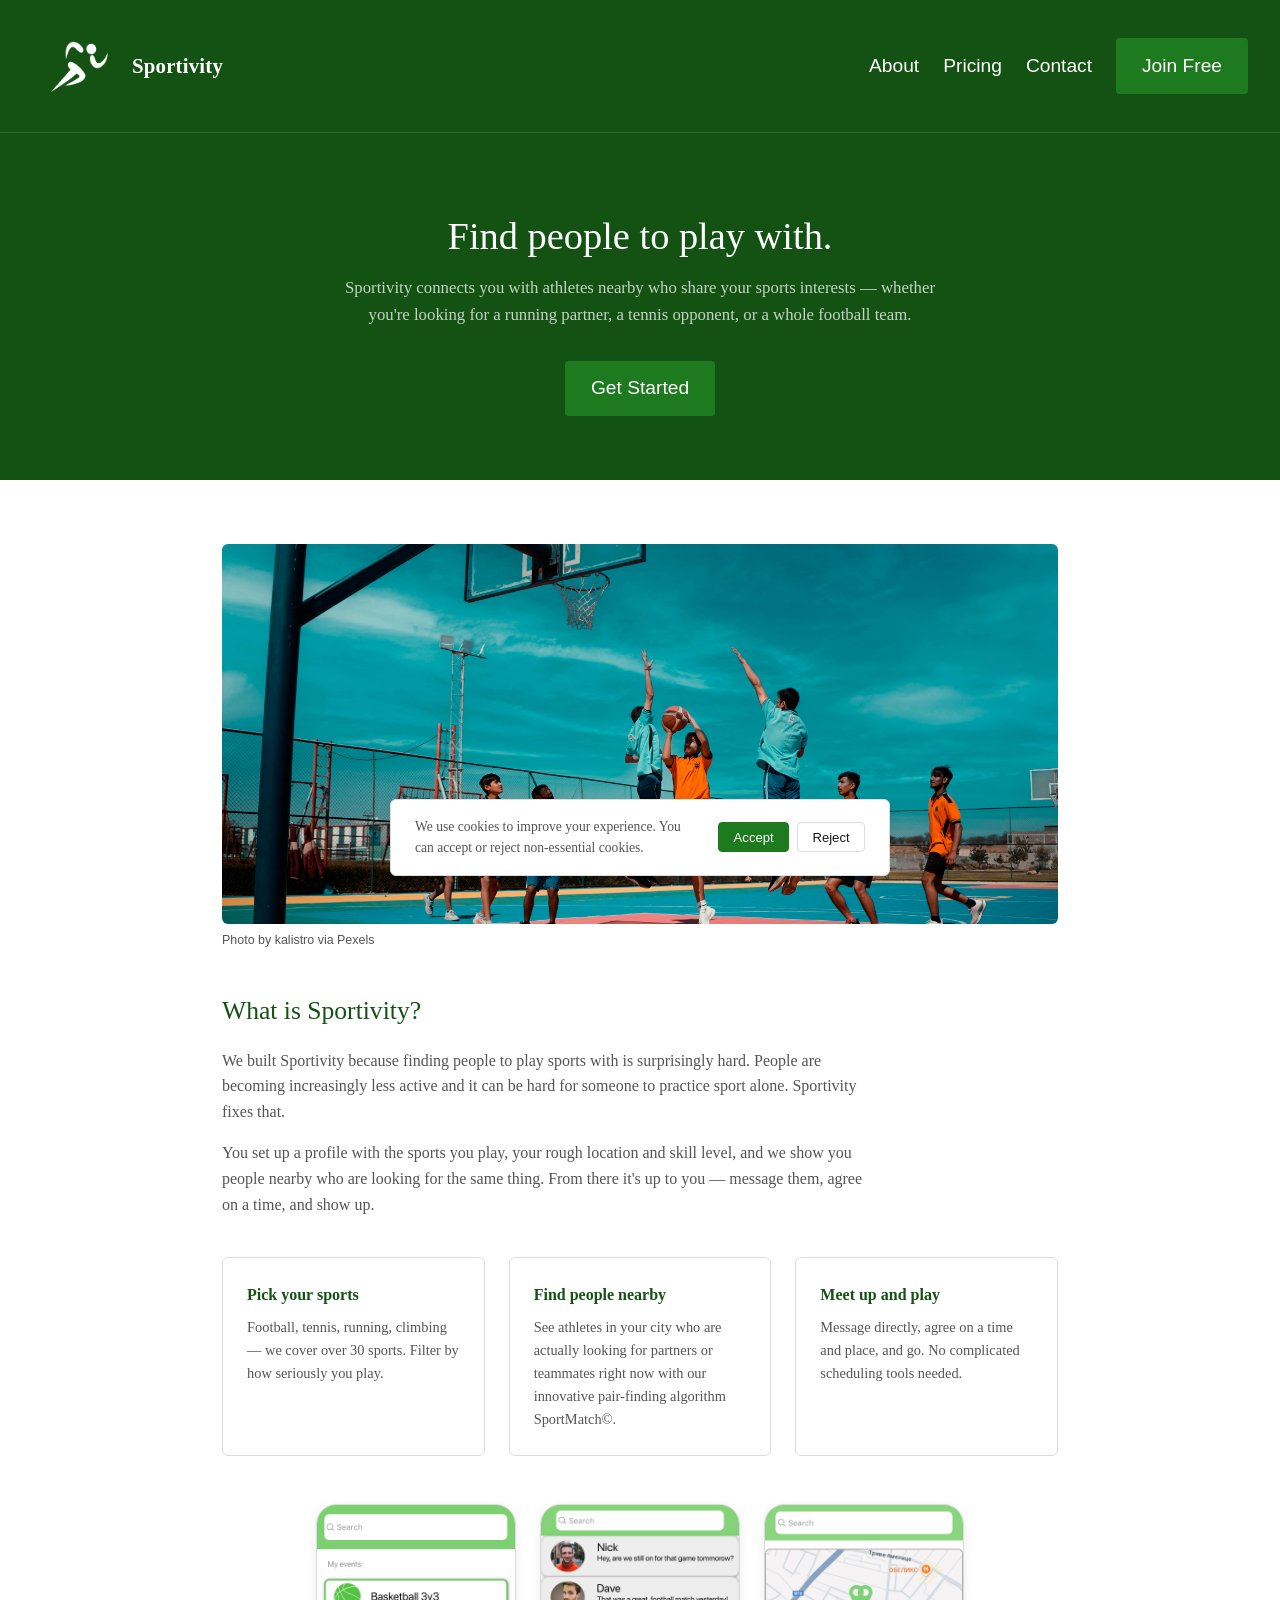
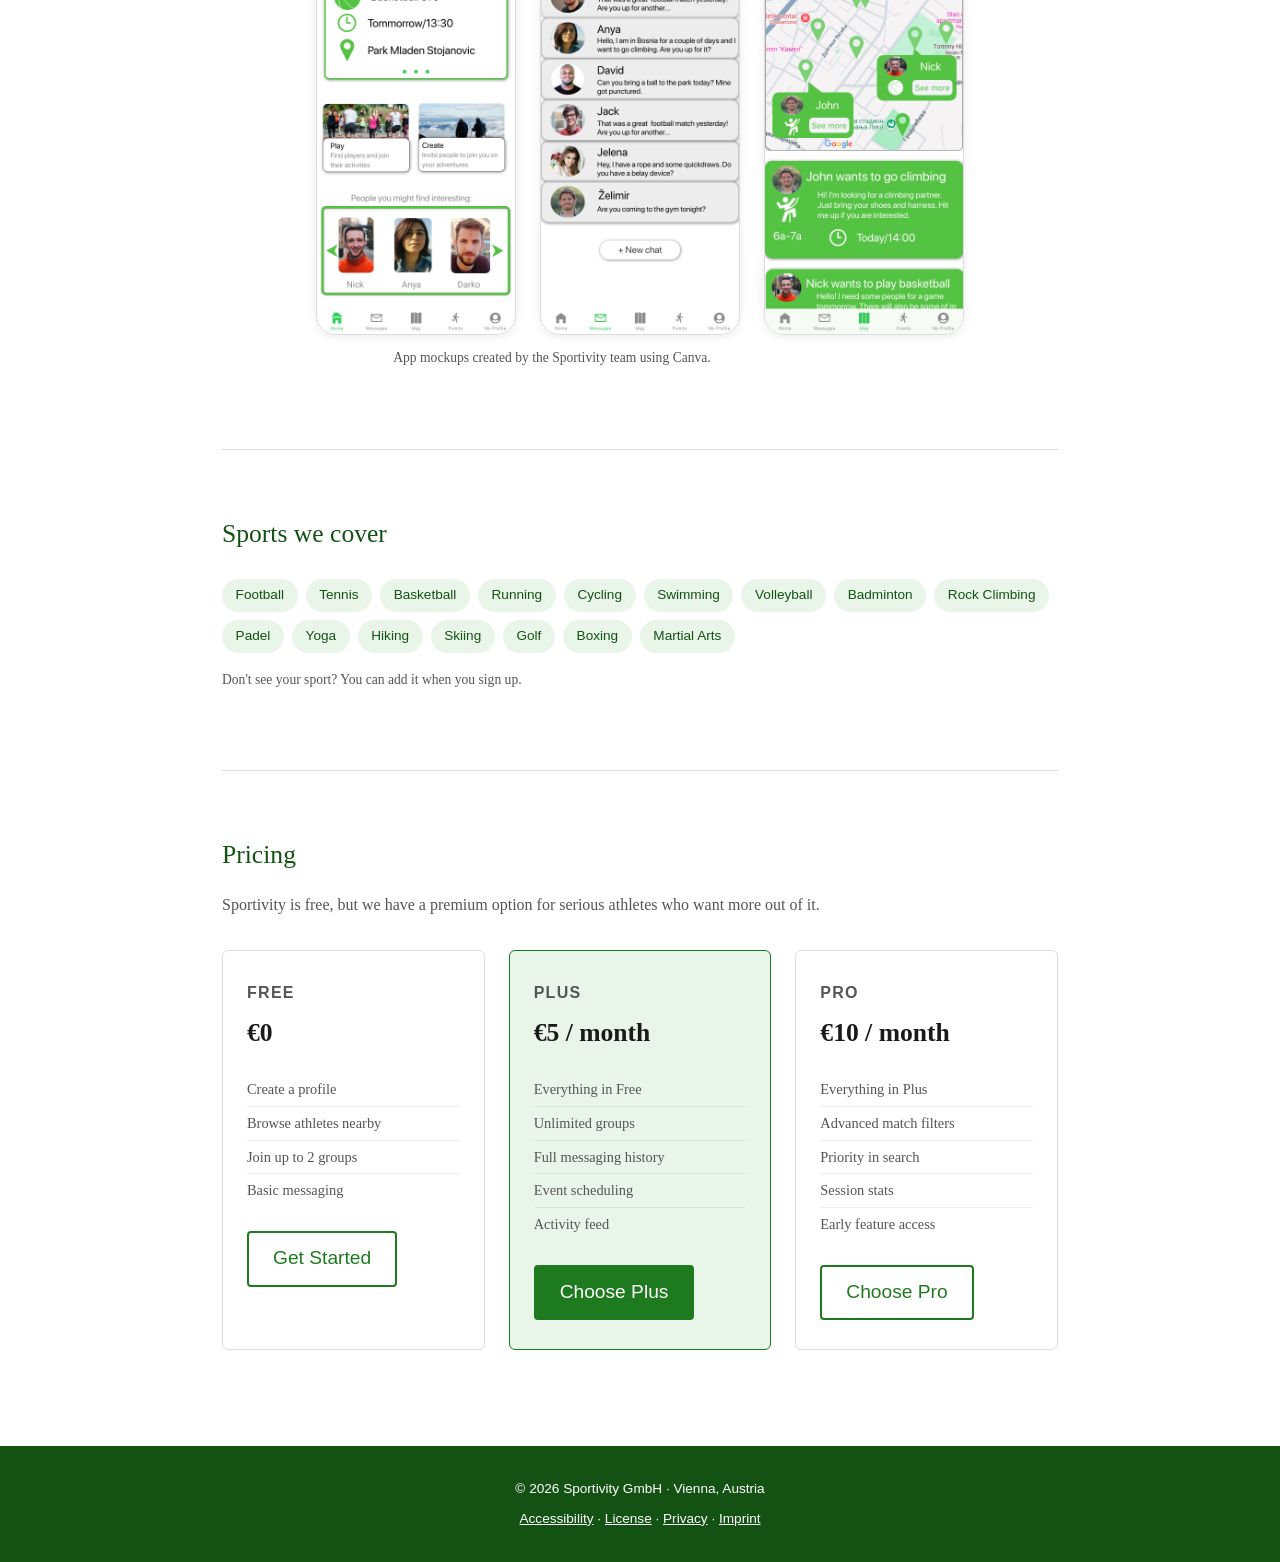
<file: index.html>
<!DOCTYPE html>
<html lang="en">
<head>
  <meta charset="UTF-8" />
  <meta name="viewport" content="width=device-width, initial-scale=1" />
  <title>Sportivity – Find People to Play With</title>
  <link rel="stylesheet" href="styles.css" />
</head>

<body>

  <header>

    <nav>
      <a href="index.html" class="logo"><img src="logo.png" alt="Sportivity logo" class="logo-img" />Sportivity</a>
      <div class="nav-links">
        <a href="about.html">About</a>
        <a href="#pricing">Pricing</a>
        <a href="contact.html">Contact</a>
        <a href="index.html" class="btn" id="Join">Join Free</a>
      </div>
    </nav>

    <div class="hero">
      <h1>Find people to play with.</h1>
      <p>Sportivity connects you with athletes nearby who share your sports interests — whether you're looking for a running partner, a tennis opponent, or a whole football team.</p>
      <a href="index.html" class="btn">Get Started</a>
    </div>

  </header>

  <main>

    <section id="about">

      <figure class="hero-photo">

        <img src="pexels-kalistro666-31091356.jpg" alt="Young athletes playing basketball on an outdoor court" />
        <figcaption>Photo by <a href="https://www.pexels.com" target="_blank">kalistro</a> via Pexels</figcaption>

      </figure>

      <h2>What is Sportivity?</h2>
      <p>We built Sportivity because finding people to play sports with is surprisingly hard. People are becoming increasingly less active and it can be hard for someone to practice sport alone. Sportivity fixes that.</p>
      <p>You set up a profile with the sports you play, your rough location and skill level, and we show you people nearby who are looking for the same thing. From there it's up to you — message them, agree on a time, and show up.</p>

      <div class="cards">

        <div class="card">
          <h3>Pick your sports</h3>
          <p>Football, tennis, running, climbing — we cover over 30 sports. Filter by how seriously you play.</p>
        </div>

        <div class="card">
          <h3>Find people nearby</h3>
          <p>See athletes in your city who are actually looking for partners or teammates right now with our innovative pair-finding algorithm SportMatch©.
          </p>
        </div>

        <div class="card">
          <h3>Meet up and play</h3>
          <p>Message directly, agree on a time and place, and go. No complicated scheduling tools needed.</p>
        </div>

      </div>

      <div class="mockups">

        <figure class="mockup-frame">
          <img src="1.1-Screen 1.png" alt="Sportivity app home screen showing upcoming events and suggested players" />
        </figure>
        <figure class="mockup-frame">
          <img src="2.1-Screen 2.png" alt="Sportivity app messages screen showing conversations with other athletes" />
        </figure>
        <figure class="mockup-frame">
          <img src="3.1-Screen 3.png" alt="Sportivity app map screen showing nearby athletes and their activities" />
        </figure>
      </div>

      <p class="small mockup-credit">App mockups created by the Sportivity team using <a href="https://canva.com" target="_blank">Canva</a>.</p>

    </section>

    <section class="sports-list">
      <h2>Sports we cover</h2>
      <ul>
        <li>Football</li>
        <li>Tennis</li>
        <li>Basketball</li>
        <li>Running</li>
        <li>Cycling</li>
        <li>Swimming</li>
        <li>Volleyball</li>
        <li>Badminton</li>
        <li>Rock Climbing</li>
        <li>Padel</li>
        <li>Yoga</li>
        <li>Hiking</li>
        <li>Skiing</li>
        <li>Golf</li>
        <li>Boxing</li>
        <li>Martial Arts</li>
      </ul>
      <p class="small">Don't see your sport? You can add it when you sign up.</p>
    </section>

    <section id="pricing">
      <h2>Pricing</h2>
      <p>Sportivity is free, but we have a premium option for serious athletes who want more out of it.</p>

      <div class="pricing-grid">
        <div class="plan">
          <h3>Free</h3>
          <p class="price">€0</p>
          <ul>
            <li>Create a profile</li>
            <li>Browse athletes nearby</li>
            <li>Join up to 2 groups</li>
            <li>Basic messaging</li>
          </ul>
          <a class="btn outline">Get Started</a>
        </div>

        <div class="plan featured">
          <h3>Plus</h3>
          <p class="price">€5 / month</p>
          <ul>
            <li>Everything in Free</li>
            <li>Unlimited groups</li>
            <li>Full messaging history</li>
            <li>Event scheduling</li>
            <li>Activity feed</li>
          </ul>
          <a class="btn">Choose Plus</a>
        </div>

        <div class="plan">
          <h3>Pro</h3>
          <p class="price">€10 / month</p>
          <ul>
            <li>Everything in Plus</li>
            <li>Advanced match filters</li>
            <li>Priority in search</li>
            <li>Session stats</li>
            <li>Early feature access</li>
          </ul>
          <a class="btn outline">Choose Pro</a>
        </div>
      </div>
    </section>

  </main>

  <div id="cookie-banner" class="cookie-banner">
    <p>We use cookies to improve your experience. You can accept or reject non-essential cookies.</p>
    <div>
      <button onclick="document.getElementById('cookie-banner').style.display='none'">Accept</button>
      <button class="secondary" onclick="document.getElementById('cookie-banner').style.display='none'">Reject</button>
    </div>
  </div>

  <footer>
    <p>© 2026 Sportivity GmbH · Vienna, Austria</p>
    <p>
      <a href="accessibility.html">Accessibility</a> ·
      <a href="license.html">License</a> ·
      <a href="privacy.html">Privacy</a> ·
      <a href="imprint.html">Imprint</a>
    </p>
  </footer>

</body>
</html>
</file>
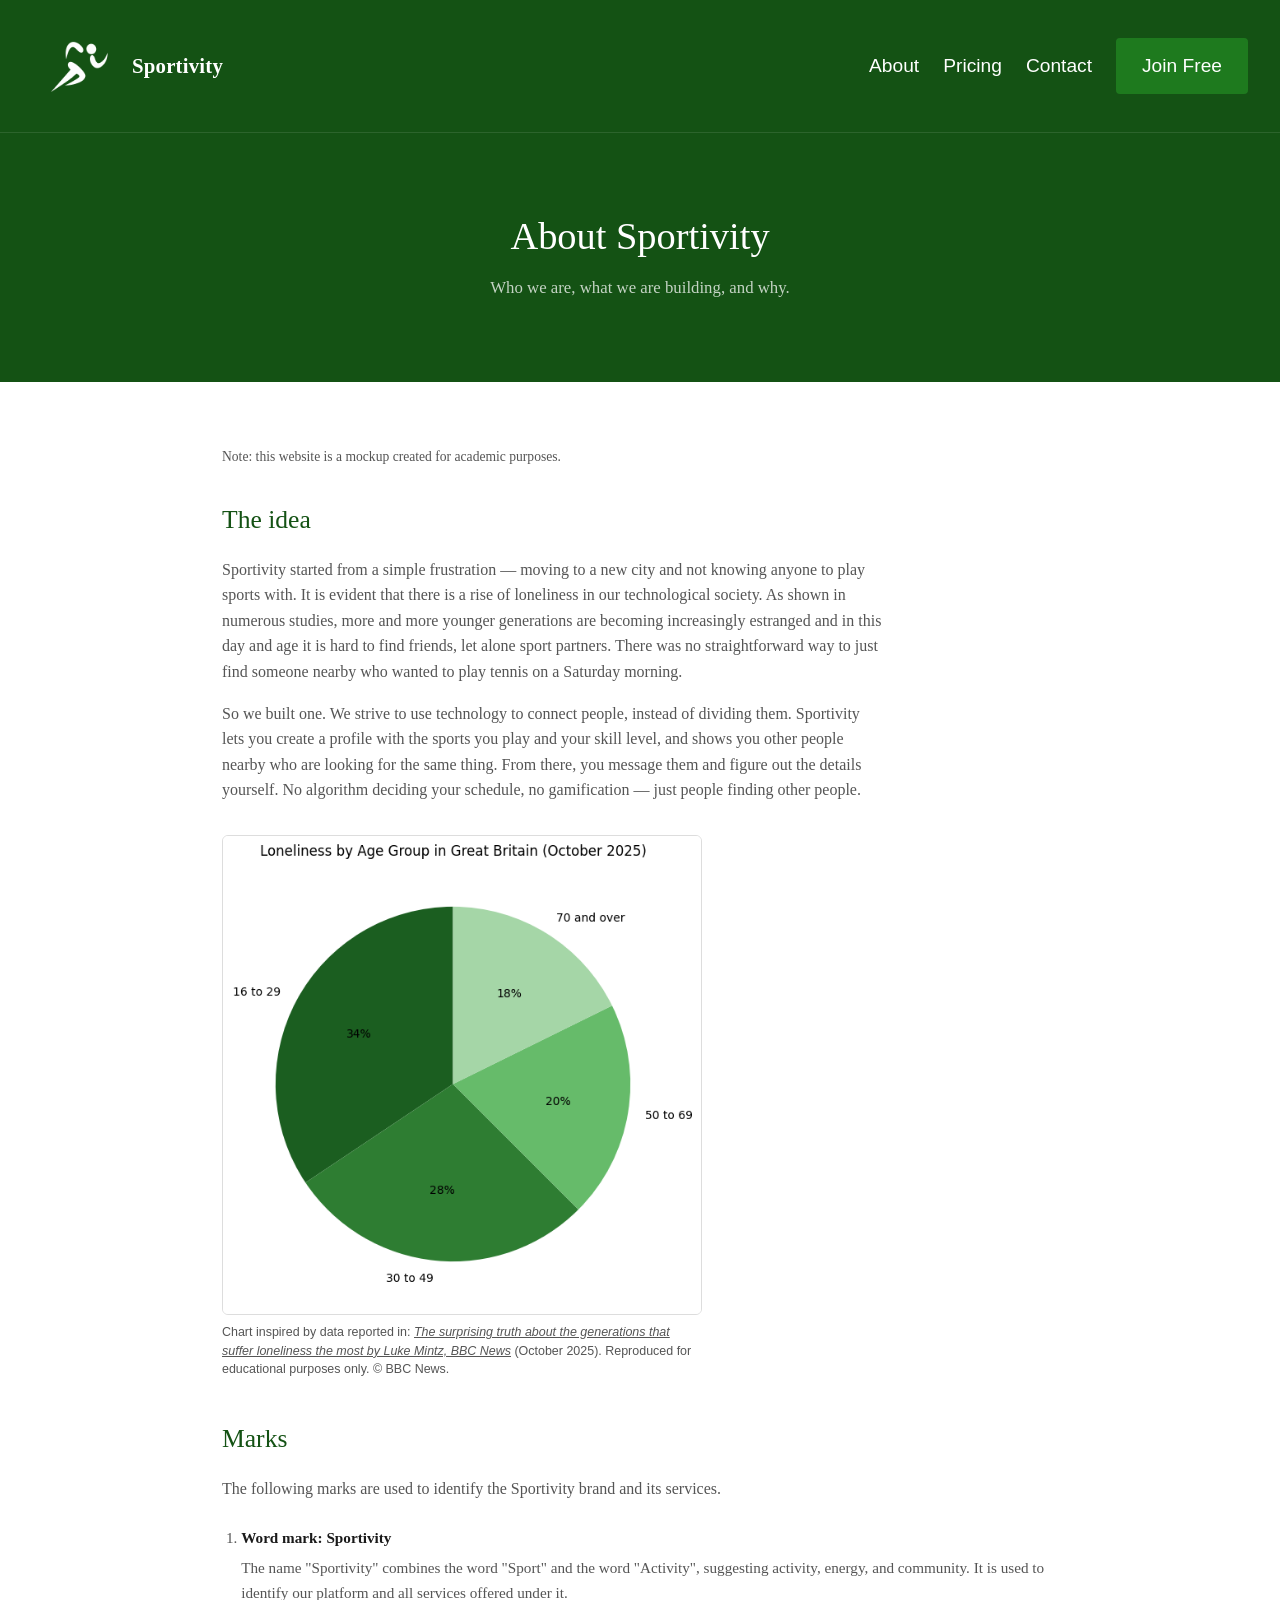
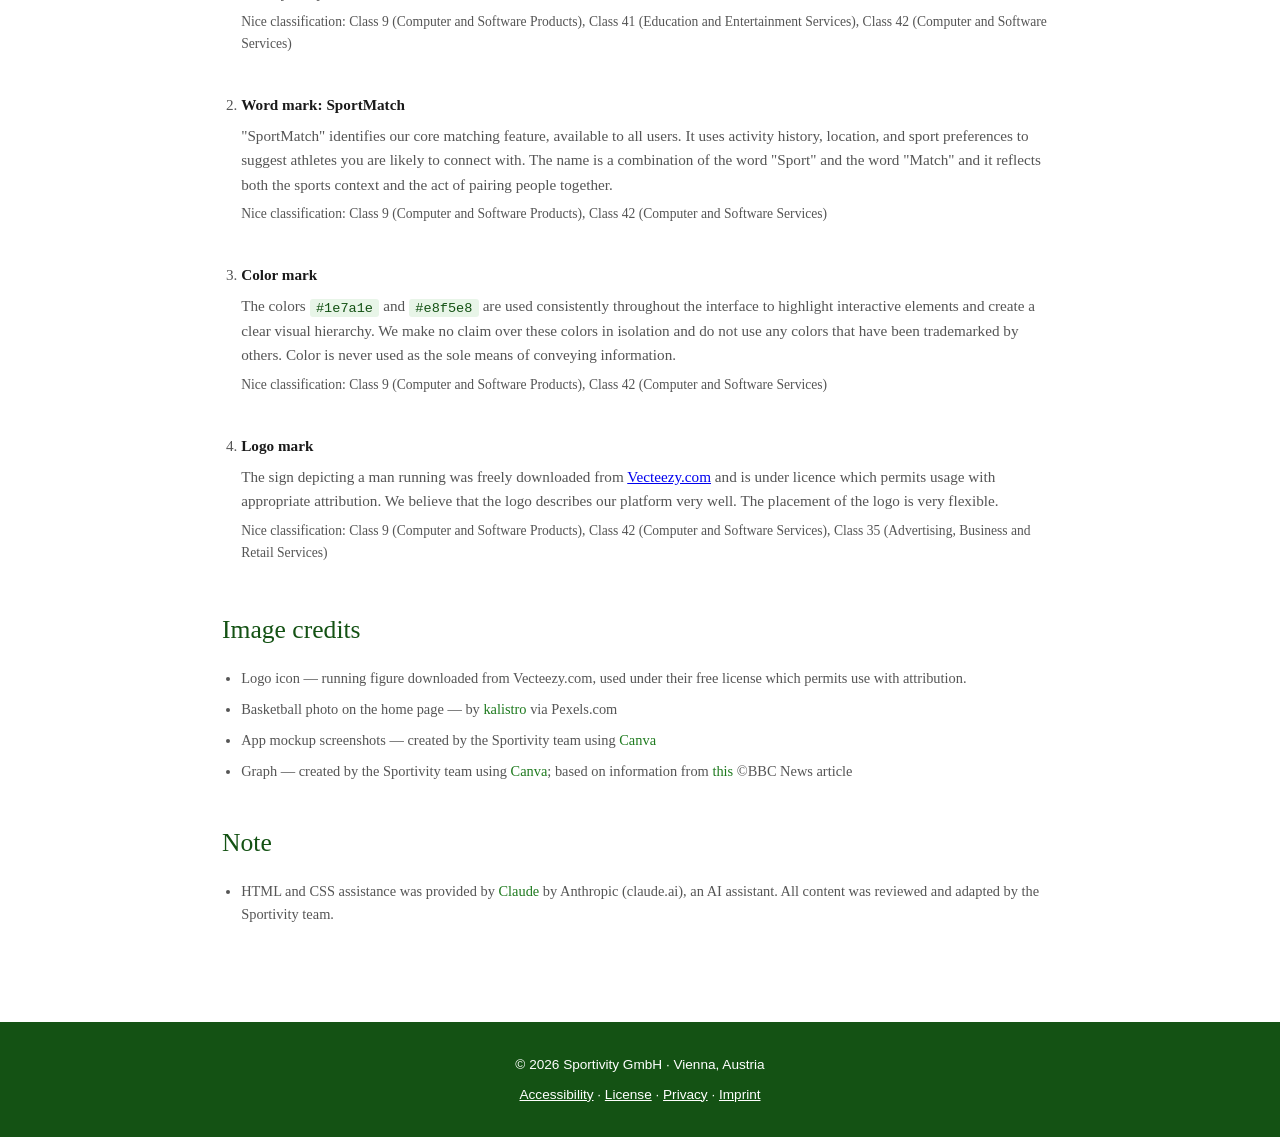
<file: about.html>
<!DOCTYPE html>
<html lang="en">
<head>
  <meta charset="UTF-8" />
  <meta name="viewport" content="width=device-width, initial-scale=1" />
  <title>About – Sportivity</title>
  <link rel="stylesheet" href="styles.css" />
</head>

<body>

  <header>
    <nav>
      <a href="index.html" class="logo"><img src="logo.png" alt="Sportivity logo" class="logo-img" />Sportivity</a>
      <div class="nav-links">
        <a href="about.html">About</a>
        <a href="index.html#pricing">Pricing</a>
        <a href="contact.html">Contact</a>
        <a href="index.html" class="btn">Join Free</a>
      </div>
    </nav>

    <div class="hero" style="padding-bottom: 3rem;">
      <h1>About Sportivity</h1>
      <p>Who we are, what we are building, and why.</p>
    </div>
  </header>

  <main>

    <section>
      <p class="small" style="margin-bottom: 2rem;">Note: this website is a mockup created for academic purposes.</p>

      <h2>The idea</h2>
      <p>Sportivity started from a simple frustration — moving to a new city and not knowing anyone to play sports with. It is evident that there is a rise of loneliness in our technological society. As shown in numerous studies, more and more younger generations are becoming increasingly estranged and in this day and age it is hard to find friends, let alone sport partners. There was no straightforward way to just find someone nearby who wanted to play tennis on a Saturday morning.</p>
      <p>So we built one. We strive to use technology to connect people, instead of dividing them. Sportivity lets you create a profile with the sports you play and your skill level, and shows you other people nearby who are looking for the same thing. From there, you message them and figure out the details yourself. No algorithm deciding your schedule, no gamification — just people finding other people.
      </p>
      <figure class="chart-figure">
          <img src="pie_chart.png" alt="Pie chart showing loneliness by age group in Great Britain, October 2025. 16 to 29 year olds account for 34%, 30 to 49 for 28%, 50 to 69 for 20%, and 70 and over for 18%." />
        <figcaption>
          Chart inspired by data reported in: <u><a href="https://www.bbc.com/news/articles/cn0kz1wpnq5o" target="_blank" rel="noopener noreferrer"><em>The surprising truth about the generations that suffer loneliness the most by Luke Mintz, BBC News</em></a></u> (October 2025).
          Reproduced for educational purposes only. © BBC News.
        </figcaption>
      </figure>

      <h2 style="margin-top: 2.5rem;">Marks</h2>
      <p>The following marks are used to identify the Sportivity brand and its services.</p>

      <ol class="marks-list">

        <li>
          <strong>Word mark: Sportivity</strong>
          <p>The name "Sportivity" combines the word "Sport" and the word "Activity", suggesting activity, energy, and community. It is used to identify our platform and all services offered under it.</p>
          <p class="small">Nice classification: Class 9 (Computer and Software Products), Class 41 (Education and Entertainment Services), Class 42 (Computer and Software Services)</p>
        </li>

        <li id="sportmatch">
          <strong>Word mark: SportMatch</strong>
          <p>"SportMatch" identifies our core matching feature, available to all users. It uses activity history, location, and sport preferences to suggest athletes you are likely to connect with. The name is a combination of the word "Sport" and the word "Match" and it reflects both the sports context and the act of pairing people together.</p>
          <p class="small">Nice classification: Class 9 (Computer and Software Products), Class 42 (Computer and Software Services)</p>
        </li>

        <li>
          <strong>Color mark</strong>
          <p>The colors <code>#1e7a1e</code> and <code>#e8f5e8</code> are used consistently throughout the interface to highlight interactive elements and create a clear visual hierarchy. We make no claim over these colors in isolation and do not use any colors that have been trademarked by others. Color is never used as the sole means of conveying information.</p>
          <p class="small">Nice classification: Class 9 (Computer and Software Products), Class 42 (Computer and Software Services)</p>
        </li>

        <li>
          <strong>Logo mark</strong>
          <p>The sign depicting a man running was freely downloaded from <a href="https://www.vecteezy.com">Vecteezy.com</a> and is under licence which permits usage with appropriate attribution. We believe that the logo describes our platform very well. The placement of the logo is very flexible.</p>
          <p class="small">Nice classification: Class 9 (Computer and Software Products), Class 42 (Computer and Software Services), Class 35 (Advertising, Business and Retail Services)</p>
        </li>

      </ol>

      <h2 style="margin-top: 2.5rem;">Image credits</h2>
      <ul class="credits-list">
        <li>Logo icon — running figure downloaded from Vecteezy.com, used under their free license which permits use with attribution.</li>
        <li>Basketball photo on the home page — by <a href="https://www.pexels.com/@kalistro666" target="_blank">kalistro</a> via Pexels.com</li>
        <li>App mockup screenshots — created by the Sportivity team using <a href="https://canva.com" target="_blank">Canva</a></li>
        <li>Graph — created by the Sportivity team using <a href="https://canva.com" target="_blank">Canva</a>; based on information from <a href="https://www.bbc.com/news/articles/cn0kz1wpnq5o">this</a> ©BBC News article</li>
      </ul>

      <h2 style="margin-top: 2.5rem;">Note</h2>
      <ul class="credits-list">
        <li>HTML and CSS assistance was provided by <a href="https://claude.ai" target="_blank" rel="noopener noreferrer">Claude</a> by Anthropic (claude.ai), an AI assistant. All content was reviewed and adapted by the Sportivity team.</li>
      </ul>

    </section>

  </main>

  <footer>
    <p>© 2026 Sportivity GmbH · Vienna, Austria</p>
    <p>
      <a href="accessibility.html">Accessibility</a> ·
      <a href="license.html">License</a> ·
      <a href="privacy.html">Privacy</a> ·
      <a href="imprint.html">Imprint</a>
    </p>
  </footer>

</body>
</html>
</file>
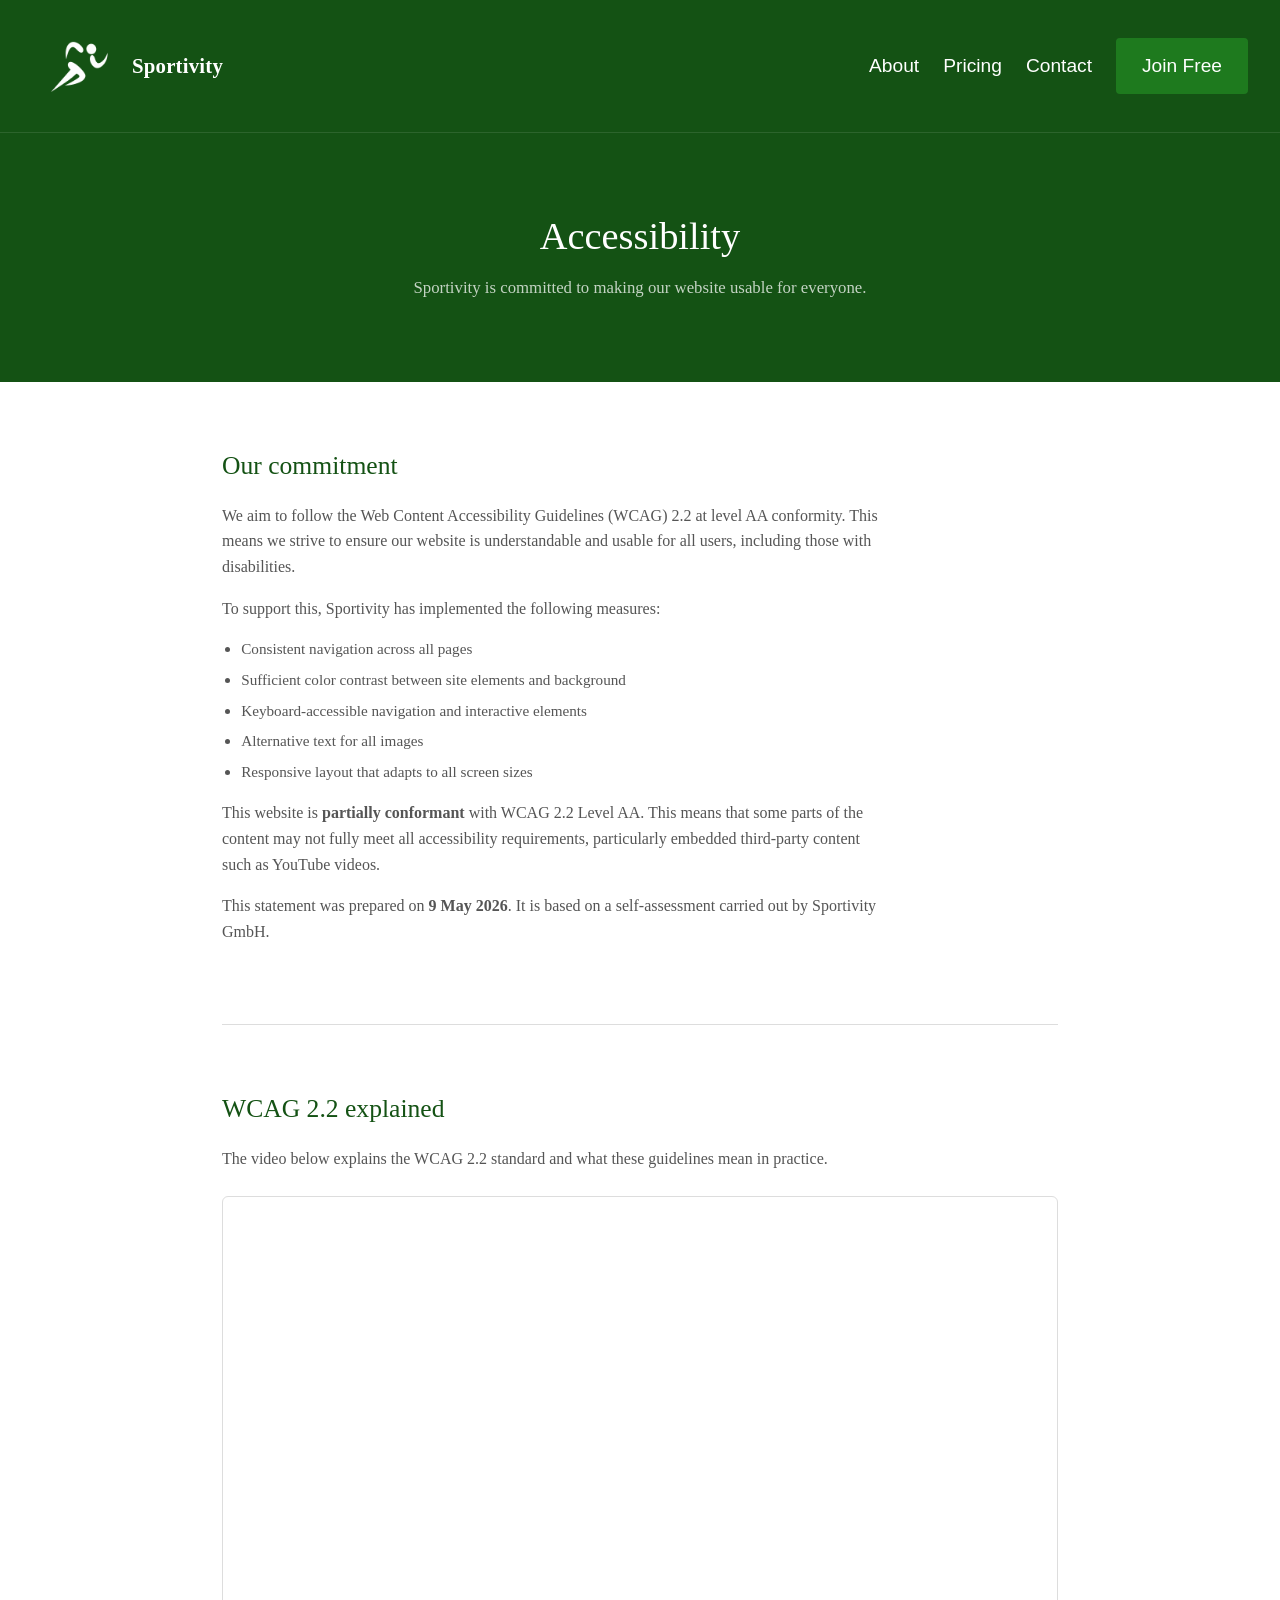
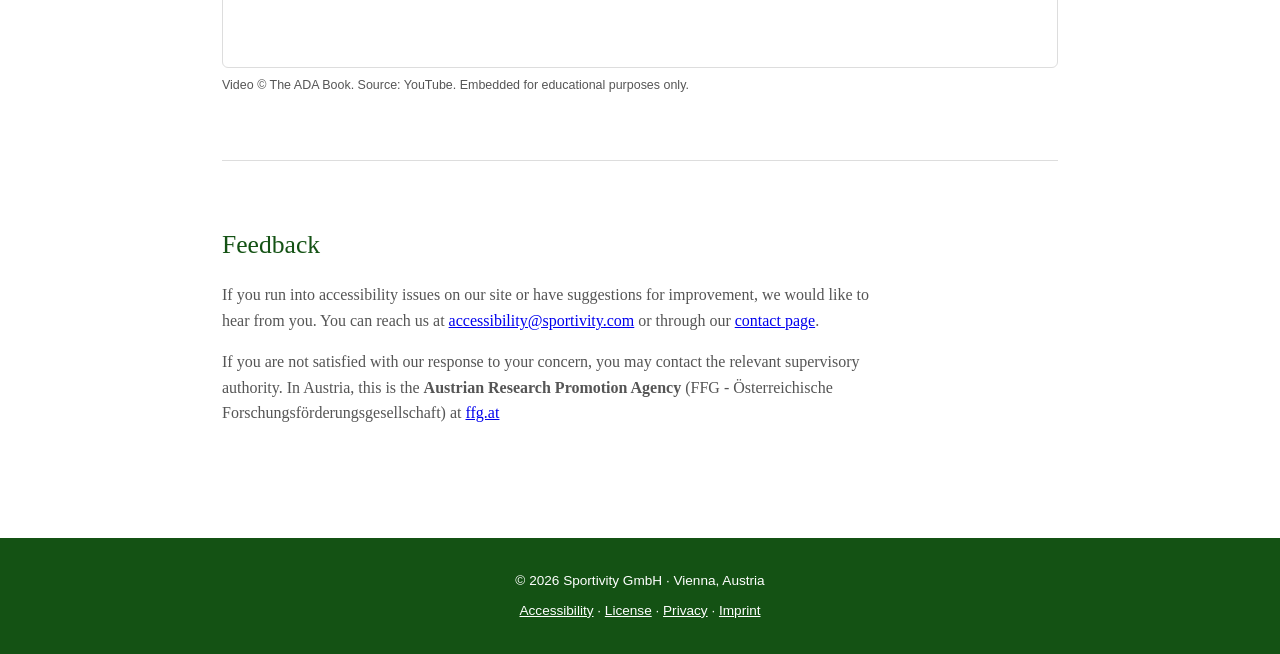
<file: accessibility.html>
<!DOCTYPE html>
<html lang="en">
<head>
  <meta charset="UTF-8" />
  <meta name="viewport" content="width=device-width, initial-scale=1" />
  <title>Accessibility – Sportivity</title>
  <link rel="stylesheet" href="styles.css" />
</head>

<body>

  <header>
    <nav>
      <a href="index.html" class="logo">
        <img src="logo.png" alt="Sportivity logo" class="logo-img" />
        Sportivity
      </a>
      <div class="nav-links">
        <a href="about.html">About</a>
        <a href="index.html#pricing">Pricing</a>
        <a href="contact.html">Contact</a>
        <a href="index.html" class="btn">Join Free</a>
      </div>
    </nav>

    <div class="hero" style="padding-bottom: 3rem;">
      <h1>Accessibility</h1>
      <p>Sportivity is committed to making our website usable for everyone.</p>
    </div>
  </header>

  <main>

    <section>
      <h2>Our commitment</h2>
      <p>We aim to follow the Web Content Accessibility Guidelines (WCAG) 2.2 at level AA conformity. This means we strive to ensure our website is understandable and usable for all users, including those with disabilities.</p>
      <p>To support this, Sportivity has implemented the following measures:</p>
      <ul class="a11y-list">
        <li>Consistent navigation across all pages</li>
        <li>Sufficient color contrast between site elements and background</li>
        <li>Keyboard-accessible navigation and interactive elements</li>
        <li>Alternative text for all images</li>
        <li>Responsive layout that adapts to all screen sizes</li>
      </ul>
      <p>This website is <strong>partially conformant</strong> with WCAG 2.2 Level AA. This means that some parts of the content may not fully meet all accessibility requirements, particularly embedded third-party content such as YouTube videos.</p>

      <p>This statement was prepared on <strong>9 May 2026</strong>. It is based on a self-assessment carried out by Sportivity GmbH.</p>
    </section>

    <section>
      <h2>WCAG 2.2 explained</h2>
      <p>The video below explains the WCAG 2.2 standard and what these guidelines mean in practice.</p>
      <figure class="video-figure">
        <div class="video-wrapper">
          <iframe width="560" height="315" src="https://www.youtube.com/embed/azgLNYpgpME?si=9AW7j-fbeu6pB48Z" title="YouTube video player" frameborder="0" allow="accelerometer; autoplay; clipboard-write; encrypted-media; gyroscope; picture-in-picture; web-share" Referrer-Policy="strict-origin-when-cross-origin" allowfullscreen></iframe>
        </div>
        <figcaption>Video © The ADA Book. Source: YouTube. Embedded for educational purposes only.</figcaption>
      </figure>
    </section>

    <section>
      <h2>Feedback</h2>
      <p>If you run into accessibility issues on our site or have suggestions for improvement, we would like to hear from you. You can reach us at <a href="mailto:accessibility@sportivity.com">accessibility@sportivity.com</a> or through our <a href="contact.html">contact page</a>.</p>

      <p>If you are not satisfied with our response to your concern, you may contact the relevant supervisory authority. In Austria, this is the <strong> Austrian Research Promotion Agency</strong> (FFG - Österreichische Forschungsförderungsgesellschaft) at <a href="https://www.ffg.at/" target="_blank" rel="noopener noreferrer">ffg.at</a></p>
    </section>

  </main>

  <footer>
    <p>© 2026 Sportivity GmbH · Vienna, Austria</p>
    <p>
      <a href="accessibility.html">Accessibility</a> ·
      <a href="license.html">License</a> ·
      <a href="privacy.html">Privacy</a> ·
      <a href="imprint.html">Imprint</a>
    </p>
  </footer>

</body>
</html>
</file>
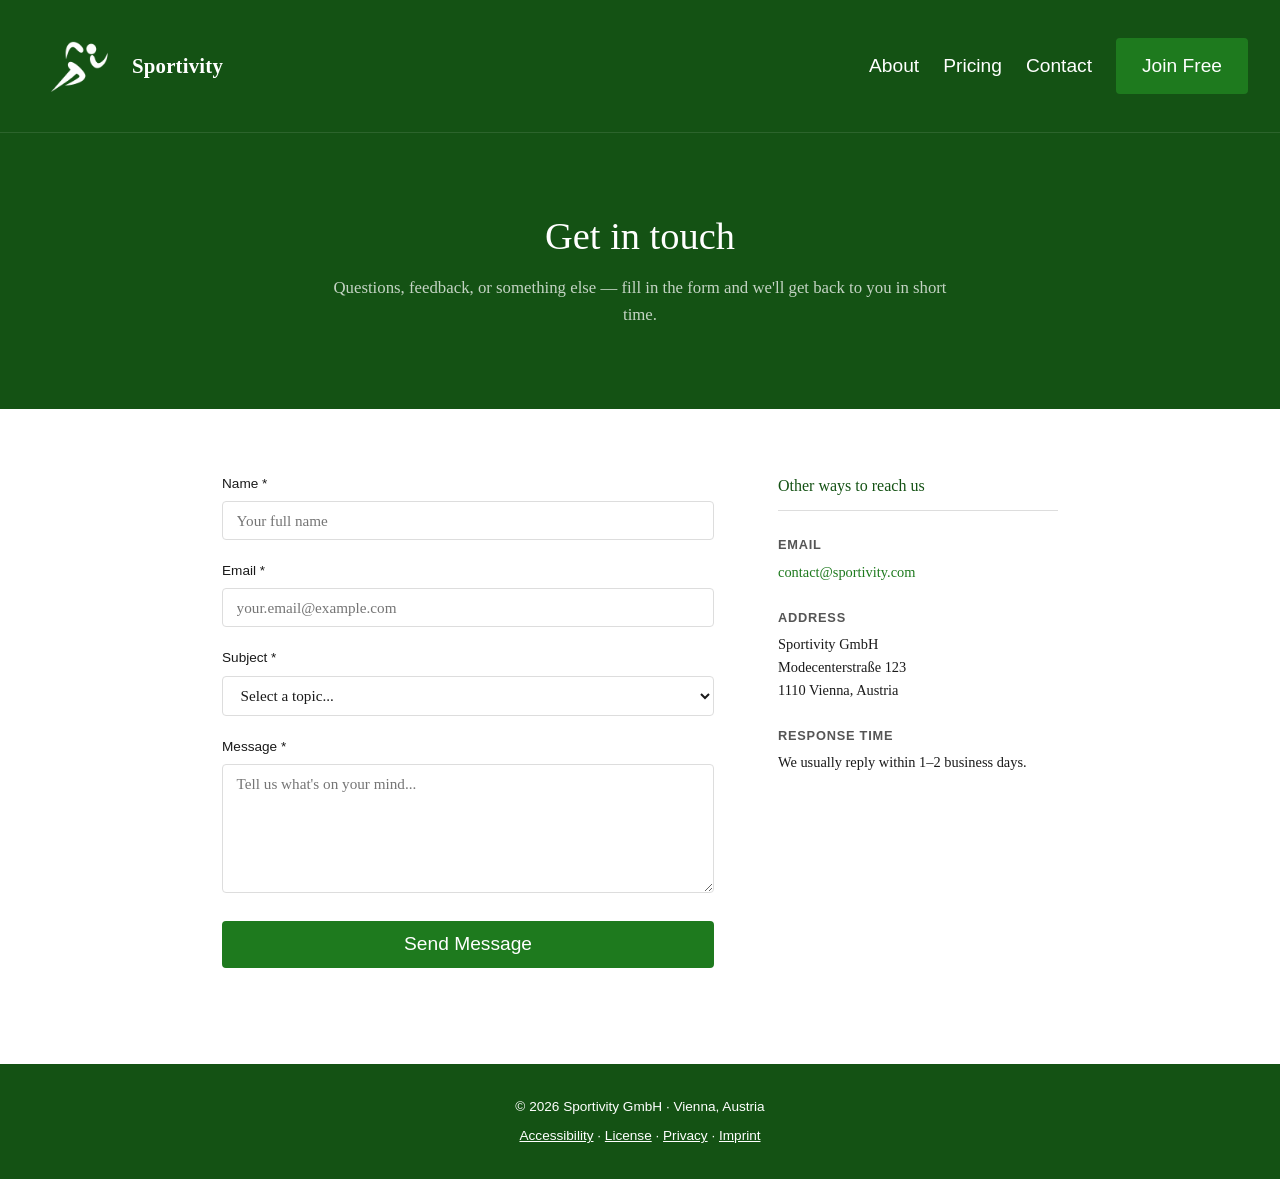
<file: contact.html>
<!DOCTYPE html>
<html lang="en">
<head>
  <meta charset="UTF-8" />
  <meta name="viewport" content="width=device-width, initial-scale=1" />
  <title>Contact – Sportivity</title>
  <link rel="stylesheet" href="styles.css" />
</head>

<body>

  <header>
    <nav>
      <a href="index.html" class="logo"><img src="logo.png" alt="Sportivity logo" class="logo-img" />Sportivity</a>
      <div class="nav-links">
        <a href="about.html">About</a>
        <a href="index.html#pricing">Pricing</a>
        <a href="contact.html">Contact</a>
        <a href="index.html" class="btn">Join Free</a>
      </div>
    </nav>

    <div class="hero" style="padding-bottom: 3rem;">
      <h1>Get in touch</h1>
      <p>Questions, feedback, or something else — fill in the form and we'll get back to you in short time.</p>
    </div>
  </header>

  <main>
    <section class="contact-section">
      <div class="contact-container">

        <form id="contactForm">
          <div class="form-group">
            <label for="name">Name *</label>
            <input type="text" id="name" name="name" required placeholder="Your full name" />
          </div>

          <div class="form-group">
            <label for="email">Email *</label>
            <input type="email" id="email" name="email" required placeholder="your.email@example.com" />
          </div>

          <div class="form-group">
            <label for="subject">Subject *</label>
            <select id="subject" name="subject" required>
              <option value="">Select a topic...</option>
              <option value="general">General</option>
              <option value="support">Technical Support</option>
              <option value="billing">Billing</option>
              <option value="other">Other</option>
            </select>
          </div>

          <div class="form-group">
            <label for="message">Message *</label>
            <textarea id="message" name="message" rows="6" required placeholder="Tell us what's on your mind..."></textarea>
          </div>

          <button type="submit" class="btn full-width">Send Message</button>

          <div id="formStatus" class="form-status" role="alert" aria-live="polite"></div>
        </form>

        <aside class="contact-info">
          <h3>Other ways to reach us</h3>

          <div class="info-item">
            <strong>Email</strong>
            <p><a href="mailto:contact@sportivity.com">contact@sportivity.com</a></p>
          </div>

          <div class="info-item">
            <strong>Address</strong>
            <p>
              Sportivity GmbH<br>
              Modecenterstraße 123<br>
              1110 Vienna, Austria
            </p>
          </div>

          <div class="info-item">
            <strong>Response time</strong>
            <p>We usually reply within 1–2 business days.</p>
          </div>
        </aside>

      </div>
    </section>
  </main>

  <footer>
    <p>© 2026 Sportivity GmbH · Vienna, Austria</p>
    <p>
      <a href="accessibility.html">Accessibility</a> ·
      <a href="license.html">License</a> ·
      <a href="privacy.html">Privacy</a> ·
      <a href="imprint.html">Imprint</a>
    </p>
  </footer>
</body>
</html>
</file>
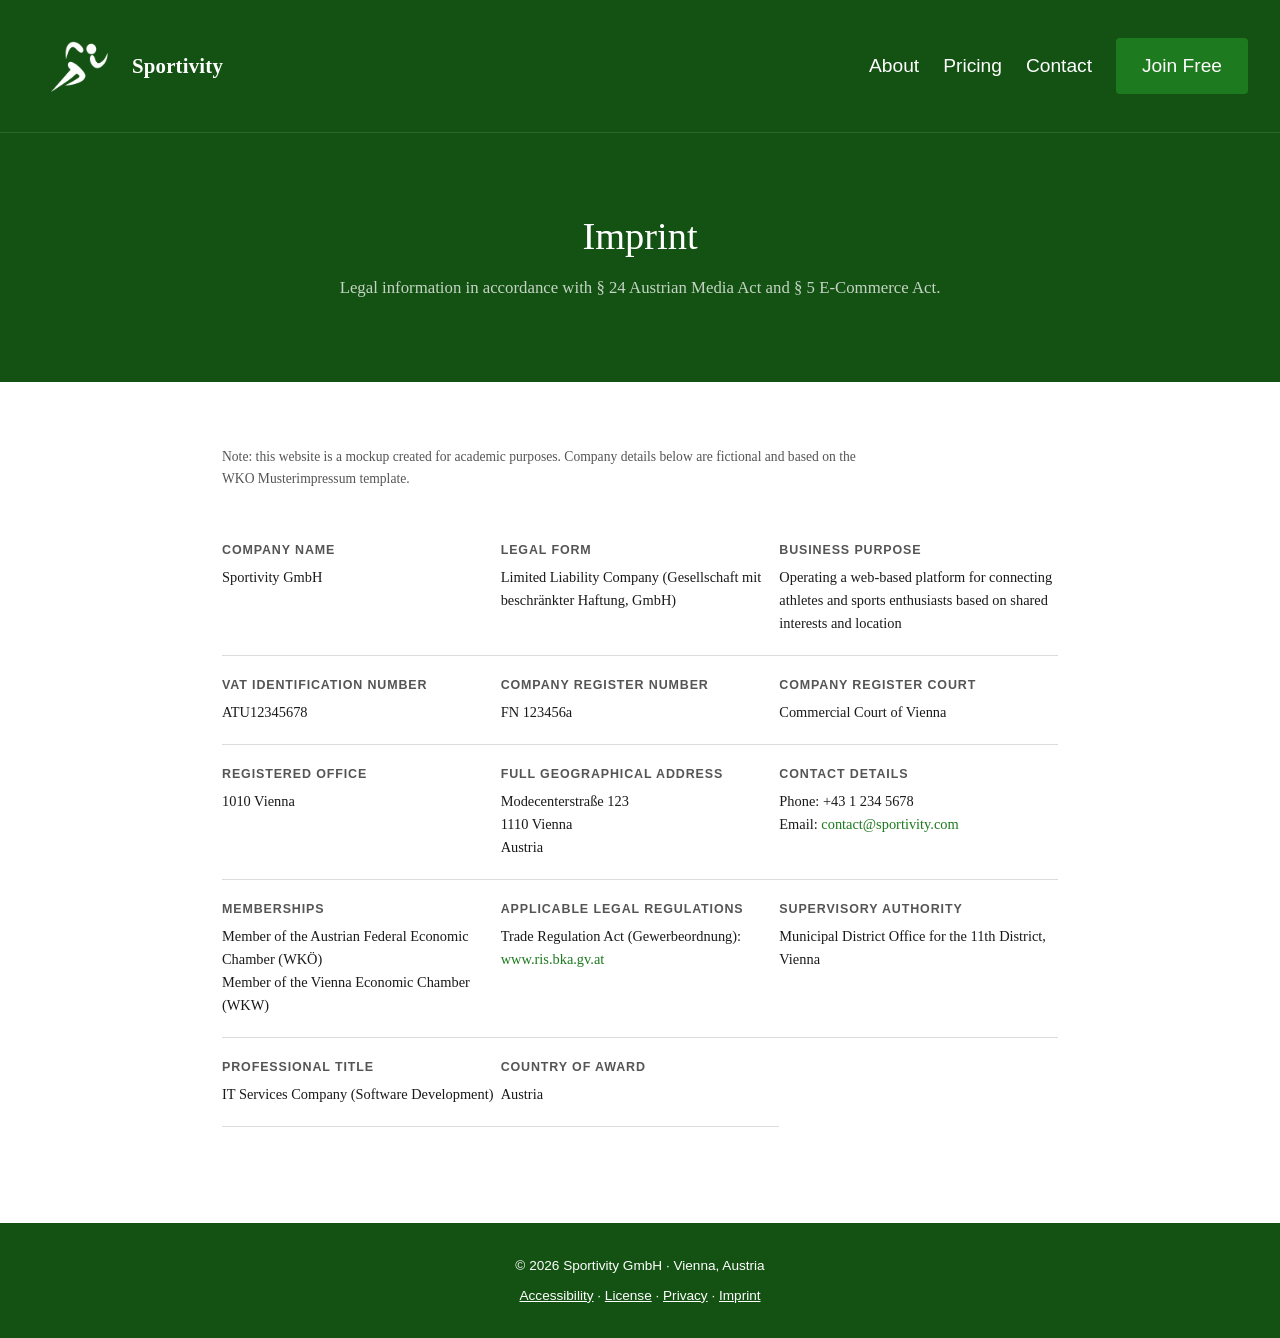
<file: imprint.html>
<!DOCTYPE html>
<html lang="en">
<head>
  <meta charset="UTF-8" />
  <meta name="viewport" content="width=device-width, initial-scale=1" />
  <title>Imprint – Sportivity</title>
  <link rel="stylesheet" href="styles.css" />
</head>

<body>

  <header>
    <nav>
      <a href="index.html" class="logo">
        <img src="logo.png" alt="Sportivity logo" class="logo-img" />
        Sportivity
      </a>
      <div class="nav-links">
        <a href="about.html">About</a>
        <a href="index.html#pricing">Pricing</a>
        <a href="contact.html">Contact</a>
        <a href="index.html" class="btn">Join Free</a>
      </div>
    </nav>

    <div class="hero" style="padding-bottom: 3rem;">
      <h1>Imprint</h1>
      <p>Legal information in accordance with § 24 Austrian Media Act and § 5 E-Commerce Act.</p>
    </div>
  </header>

  <main>
    <section class="legal">

      <p class="small" style="margin-bottom: 2rem;">Note: this website is a mockup created for academic purposes. Company details below are fictional and based on the WKO Musterimpressum template.</p>

      <div class="imprint-grid">

        <div class="imprint-item">
          <strong>Company Name</strong>
          <p>Sportivity GmbH</p>
        </div>

        <div class="imprint-item">
          <strong>Legal Form</strong>
          <p>Limited Liability Company (Gesellschaft mit beschränkter Haftung, GmbH)</p>
        </div>

        <div class="imprint-item">
          <strong>Business Purpose</strong>
          <p>Operating a web-based platform for connecting athletes and sports enthusiasts based on shared interests and location</p>
        </div>

        <div class="imprint-item">
          <strong>VAT Identification Number</strong>
          <p>ATU12345678</p>
        </div>

        <div class="imprint-item">
          <strong>Company Register Number</strong>
          <p>FN 123456a</p>
        </div>

        <div class="imprint-item">
          <strong>Company Register Court</strong>
          <p>Commercial Court of Vienna</p>
        </div>

        <div class="imprint-item">
          <strong>Registered Office</strong>
          <p>1010 Vienna</p>
        </div>

        <div class="imprint-item">
          <strong>Full Geographical Address</strong>
          <p>
            Modecenterstraße 123<br />
            1110 Vienna<br />
            Austria
          </p>
        </div>

        <div class="imprint-item">
          <strong>Contact Details</strong>
          <p>
            Phone: +43 1 234 5678<br />
            Email: <a href="mailto:contact@sportivity.com">contact@sportivity.com</a>
          </p>
        </div>

        <div class="imprint-item">
          <strong>Memberships</strong>
          <p>
            Member of the Austrian Federal Economic Chamber (WKÖ)<br />
            Member of the Vienna Economic Chamber (WKW)
          </p>
        </div>

        <div class="imprint-item">
          <strong>Applicable Legal Regulations</strong>
          <p>Trade Regulation Act (Gewerbeordnung): <a href="https://www.ris.bka.gv.at" target="_blank" rel="noopener noreferrer">www.ris.bka.gv.at</a></p>
        </div>

        <div class="imprint-item">
          <strong>Supervisory Authority</strong>
          <p>Municipal District Office for the 11th District, Vienna</p>
        </div>

        <div class="imprint-item">
          <strong>Professional Title</strong>
          <p>IT Services Company (Software Development)</p>
        </div>

        <div class="imprint-item">
          <strong>Country of Award</strong>
          <p>Austria</p>
        </div>

      </div>
    </section>
  </main>

  <footer>
    <p>© 2026 Sportivity GmbH · Vienna, Austria</p>
    <p>
      <a href="accessibility.html">Accessibility</a> ·
      <a href="license.html">License</a> ·
      <a href="privacy.html">Privacy</a> ·
      <a href="imprint.html">Imprint</a>
    </p>
  </footer>

</body>
</html>
</file>
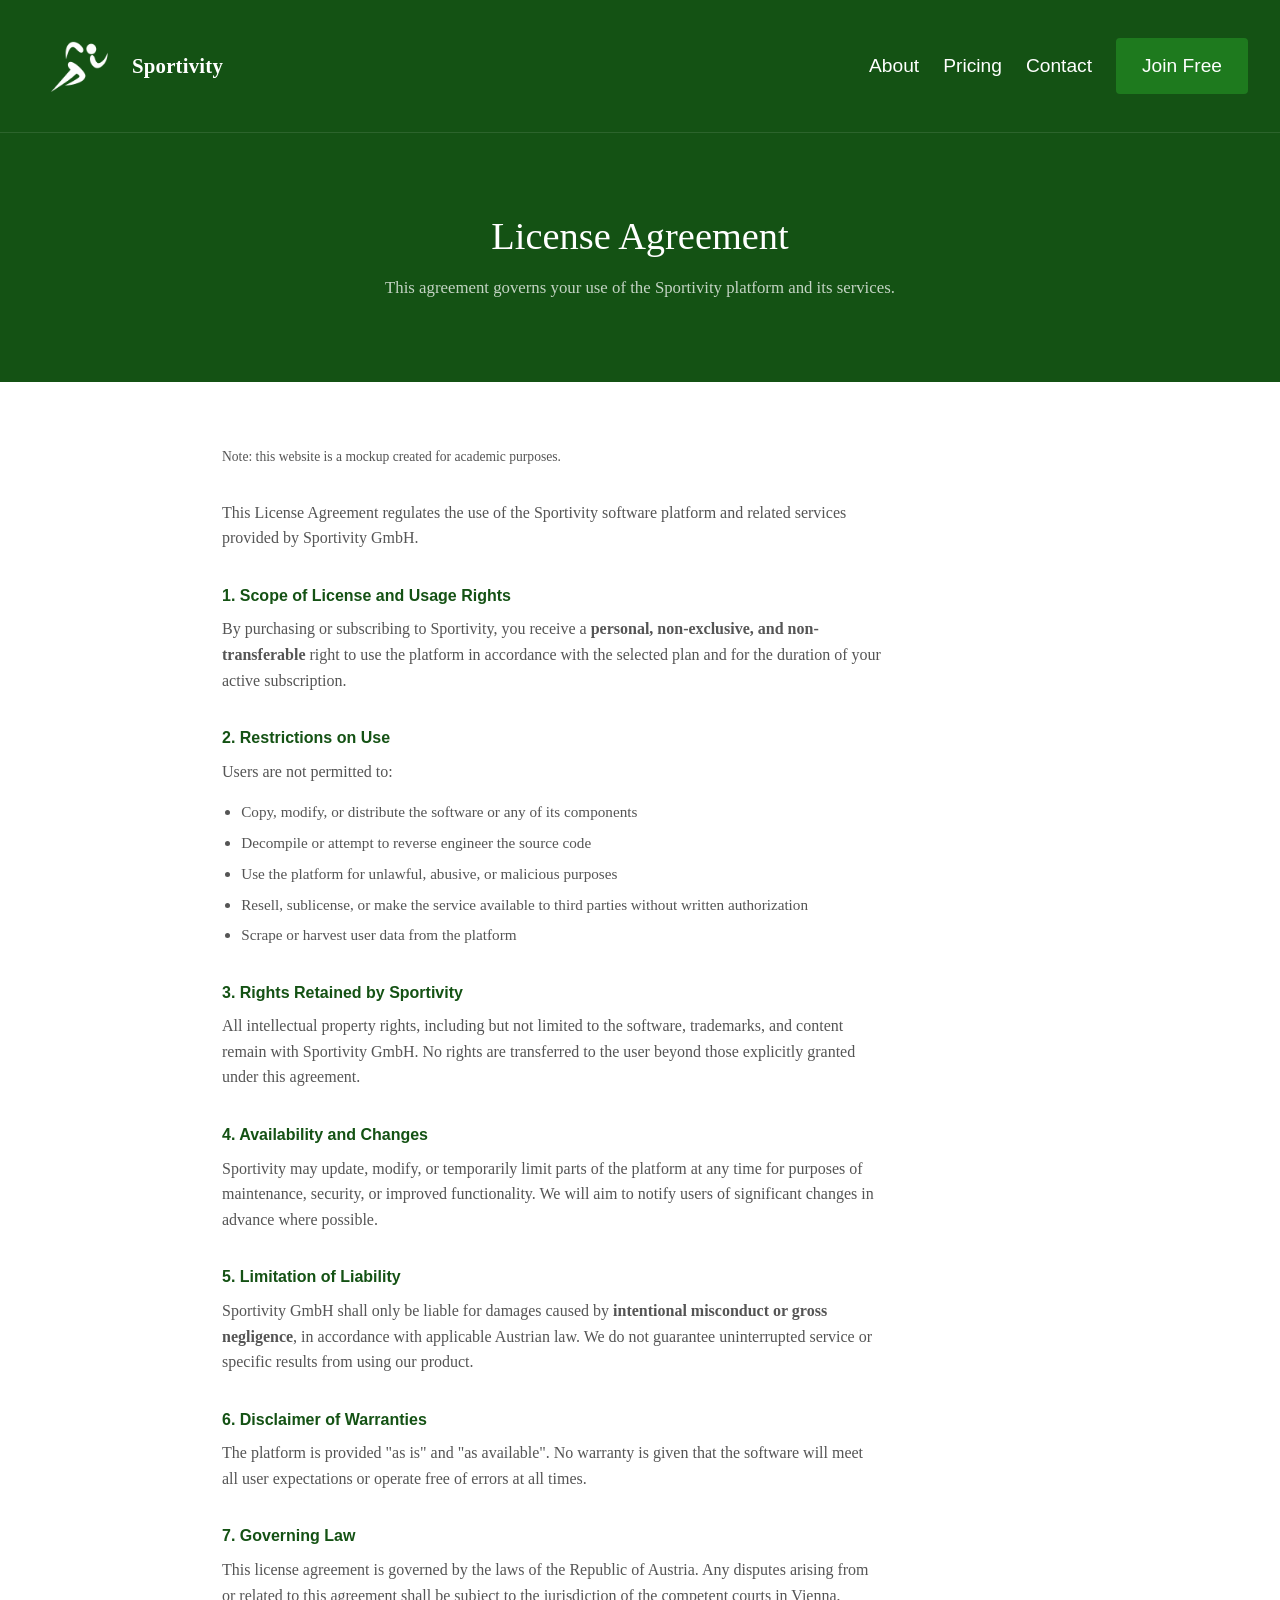
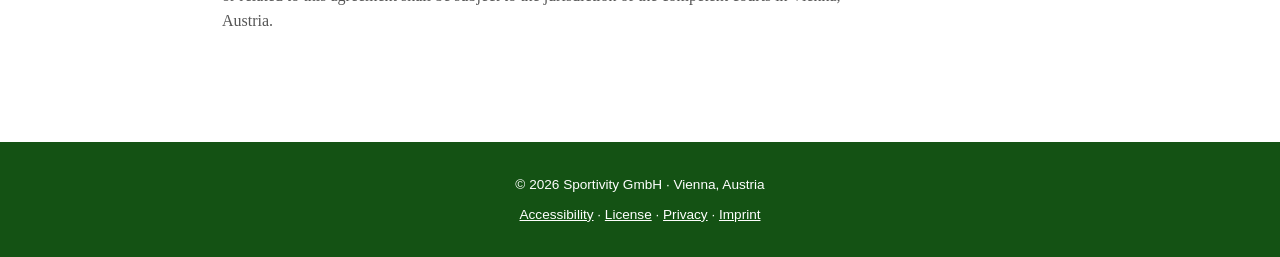
<file: license.html>
<!DOCTYPE html>
<html lang="en">
<head>
  <meta charset="UTF-8" />
  <meta name="viewport" content="width=device-width, initial-scale=1" />
  <title>License – Sportivity</title>
  <link rel="stylesheet" href="styles.css" />
</head>

<body>

  <header>
    <nav>
      <a href="index.html" class="logo">
        <img src="logo.png" alt="Sportivity logo" class="logo-img" />
        Sportivity
      </a>
      <div class="nav-links">
        <a href="about.html">About</a>
        <a href="index.html#pricing">Pricing</a>
        <a href="contact.html">Contact</a>
        <a href="index.html" class="btn">Join Free</a>
      </div>
    </nav>

    <div class="hero" style="padding-bottom: 3rem;">
      <h1>License Agreement</h1>
      <p>This agreement governs your use of the Sportivity platform and its services.</p>
    </div>
  </header>

  <main>
    <section class="legal">

      <p class="small" style="margin-bottom: 2rem;">Note: this website is a mockup created for academic purposes.</p>

      <p>This License Agreement regulates the use of the Sportivity software platform and related services provided by Sportivity GmbH.</p>

      <h3>1. Scope of License and Usage Rights</h3>
      <p>By purchasing or subscribing to Sportivity, you receive a <strong>personal, non-exclusive, and non-transferable</strong> right to use the platform in accordance with the selected plan and for the duration of your active subscription.</p>

      <h3>2. Restrictions on Use</h3>
      <p>Users are not permitted to:</p>
      <ul class="a11y-list">
        <li>Copy, modify, or distribute the software or any of its components</li>
        <li>Decompile or attempt to reverse engineer the source code</li>
        <li>Use the platform for unlawful, abusive, or malicious purposes</li>
        <li>Resell, sublicense, or make the service available to third parties without written authorization</li>
        <li>Scrape or harvest user data from the platform</li>
      </ul>

      <h3>3. Rights Retained by Sportivity</h3>
      <p>All intellectual property rights, including but not limited to the software, trademarks, and content remain with Sportivity GmbH. No rights are transferred to the user beyond those explicitly granted under this agreement.</p>

      <h3>4. Availability and Changes</h3>
      <p>Sportivity may update, modify, or temporarily limit parts of the platform at any time for purposes of maintenance, security, or improved functionality. We will aim to notify users of significant changes in advance where possible.</p>

      <h3>5. Limitation of Liability</h3>
      <p>Sportivity GmbH shall only be liable for damages caused by <strong>intentional misconduct or gross negligence</strong>, in accordance with applicable Austrian law. We do not guarantee uninterrupted service or specific results from using our product.</p>

      <h3>6. Disclaimer of Warranties</h3>
      <p>The platform is provided "as is" and "as available". No warranty is given that the software will meet all user expectations or operate free of errors at all times.</p>

      <h3>7. Governing Law</h3>
      <p>This license agreement is governed by the laws of the Republic of Austria. Any disputes arising from or related to this agreement shall be subject to the jurisdiction of the competent courts in Vienna, Austria.</p>

    </section>
  </main>

  <footer>
    <p>© 2026 Sportivity GmbH · Vienna, Austria</p>
    <p>
      <a href="accessibility.html">Accessibility</a> ·
      <a href="license.html">License</a> ·
      <a href="privacy.html">Privacy</a> ·
      <a href="imprint.html">Imprint</a>
    </p>
  </footer>

</body>
</html>
</file>
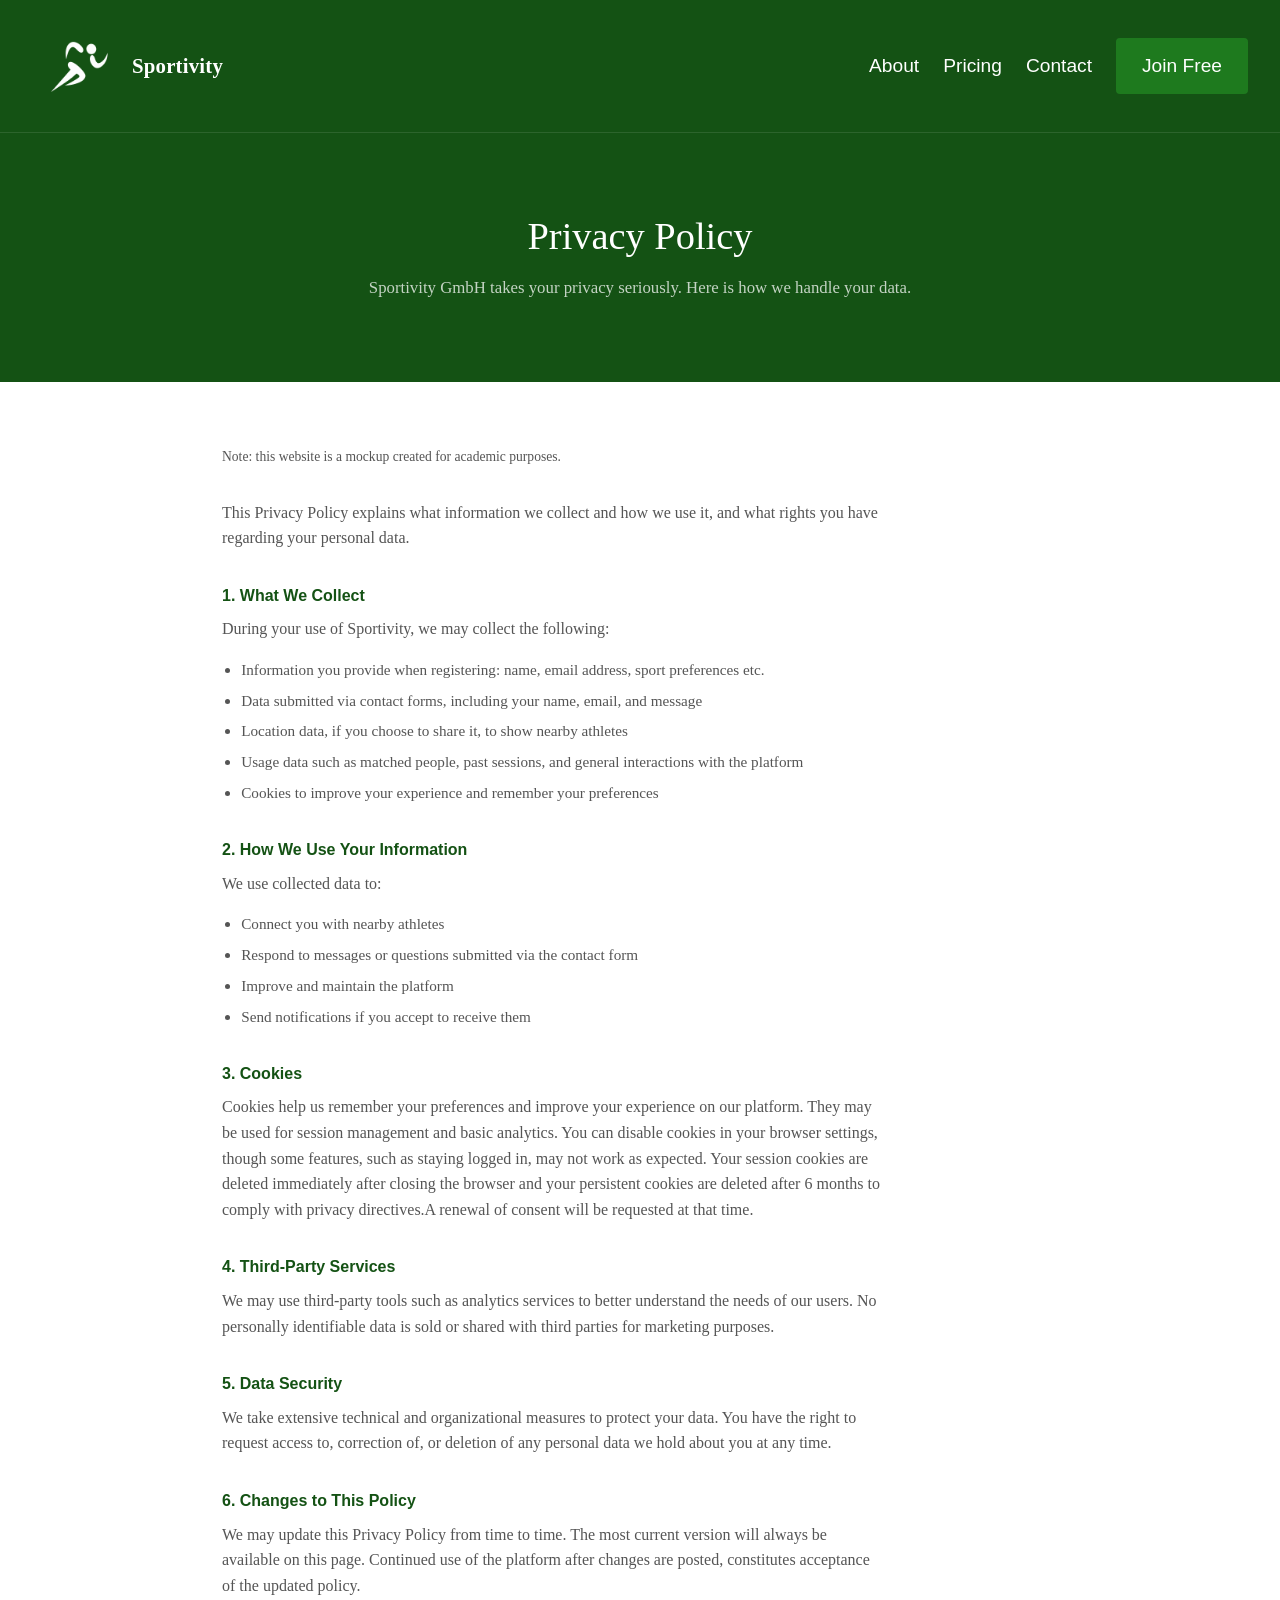
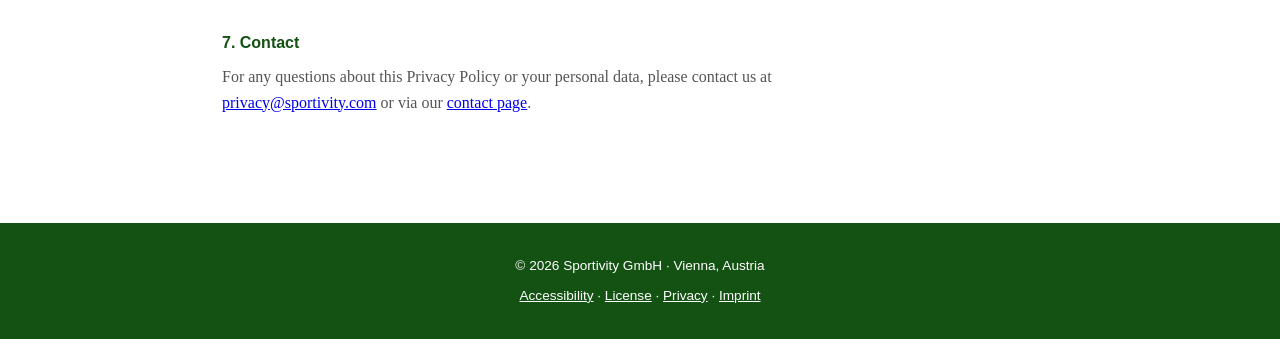
<file: privacy.html>
<!DOCTYPE html>
<html lang="en">
<head>
  <meta charset="UTF-8" />
  <meta name="viewport" content="width=device-width, initial-scale=1" />
  <title>Privacy Policy – Sportivity</title>
  <link rel="stylesheet" href="styles.css" />
</head>

<body>

  <header>
    <nav>
      <a href="index.html" class="logo">
        <img src="logo.png" alt="Sportivity logo" class="logo-img" />
        Sportivity
      </a>
      <div class="nav-links">
        <a href="about.html">About</a>
        <a href="index.html#pricing">Pricing</a>
        <a href="contact.html">Contact</a>
        <a href="index.html" class="btn">Join Free</a>
      </div>
    </nav>

    <div class="hero" style="padding-bottom: 3rem;">
      <h1>Privacy Policy</h1>
      <p>Sportivity GmbH takes your privacy seriously. Here is how we handle your data.</p>
    </div>
  </header>

  <main>
    <section class="legal">

      <p class="small" style="margin-bottom: 2rem;">Note: this website is a mockup created for academic purposes.</p>

      <p>This Privacy Policy explains what information we collect and how we use it, and what rights you have regarding your personal data.</p>

      <h3>1. What We Collect</h3>
      <p>During your use of Sportivity, we may collect the following:</p>
      <ul class="a11y-list">
        <li>Information you provide when registering: name, email address, sport preferences etc.</li>
        <li>Data submitted via contact forms, including your name, email, and message</li>
        <li>Location data, if you choose to share it, to show nearby athletes</li>
        <li>Usage data such as matched people, past sessions, and general interactions with the platform</li>
        <li>Cookies to improve your experience and remember your preferences</li>
      </ul>

      <h3>2. How We Use Your Information</h3>
      <p>We use collected data to:</p>
      <ul class="a11y-list">
        <li>Connect you with nearby athletes</li>
        <li>Respond to messages or questions submitted via the contact form</li>
        <li>Improve and maintain the platform</li>
        <li>Send notifications if you accept to receive them</li>
      </ul>

      <h3>3. Cookies</h3>
      <p>Cookies help us remember your preferences and improve your experience on our platform. They may be used for session management and basic analytics. You can disable cookies in your browser settings, though some features, such as staying logged in, may not work as expected. Your session cookies are deleted immediately after closing the browser and your persistent cookies are deleted after 6 months to comply with privacy directives.A renewal of consent will be requested at that time.</p>

      <h3>4. Third-Party Services</h3>
      <p>We may use third-party tools such as analytics services to better understand the needs of our users. No personally identifiable data is sold or shared with third parties for marketing purposes.</p>

      <h3>5. Data Security</h3>
      <p>We take extensive technical and organizational measures to protect your data. You have the right to request access to, correction of, or deletion of any personal data we hold about you at any time.</p>

      <h3>6. Changes to This Policy</h3>
      <p>We may update this Privacy Policy from time to time. The most current version will always be available on this page. Continued use of the platform after changes are posted, constitutes acceptance of the updated policy.</p>

      <h3>7. Contact</h3>
      <p>For any questions about this Privacy Policy or your personal data, please contact us at <a href="mailto:privacy@sportivity.com">privacy@sportivity.com</a> or via our <a href="contact.html">contact page</a>.</p>

    </section>
  </main>

  <footer>
    <p>© 2026 Sportivity GmbH · Vienna, Austria</p>
    <p>
      <a href="accessibility.html">Accessibility</a> ·
      <a href="license.html">License</a> ·
      <a href="privacy.html">Privacy</a> ·
      <a href="imprint.html">Imprint</a>
    </p>
  </footer>

</body>
</html>
</file>
<file: styles.css>
*, *::before, *::after {
  box-sizing: border-box;
  margin: 0;
  padding: 0;
}

:root {
  --green: #1e7a1e;
  --green-dark: #145214;
  --green-light: #e8f5e8;
  --text: #1a1a1a;
  --muted: #555;
  --border: #ddd;
  --white: #fff;
}

body {
  font-family: Georgia, serif;
  color: var(--text);
  background: var(--white);
  line-height: 1.6;
}

/* nav */

header {
  background: var(--green-dark);
  color: var(--white);
}

nav {
  display: flex;
  align-items: center;
  justify-content: space-between;
  padding: 1rem 2rem;
  border-bottom: 1px solid rgba(255,255,255,0.1);
}

.logo {
  font-size: 1.3rem;
  font-weight: bold;
  color: var(--white);
  text-decoration: none;
  letter-spacing: 0.01em;
}

.nav-links {
  display: flex;
  align-items: center;
  gap: 1.5rem;
}

.nav-links a {
  color: rgba(255,255,255,255);
  text-decoration: none;
  font-family: Helvetica, Arial, sans-serif;
  font-size: 1.2rem;
}

.nav-links a:hover {
  color: var(--white);
}

/* hero */

.hero {
  max-width: 680px;
  margin: 0 auto;
  padding: 5rem 2rem 4rem;
  text-align: center;
}

.hero h1 {
  font-size: 2.4rem;
  line-height: 1.2;
  margin-bottom: 1rem;
  font-weight: normal;
}

.hero p {
  color: rgba(255,255,255,0.75);
  font-size: 1.05rem;
  margin-bottom: 2rem;
}

/* buttons */

.btn {
  display: inline-block;
  background: var(--green);
  color: rgb(255, 255, 255,255);
  padding: 0.65rem 1.5rem;
  border-radius: 4px;
  text-decoration: none;
  font-family: Helvetica, Arial, sans-serif;
  font-size: 1.2rem;
  border: 2px solid var(--green);
  cursor: pointer;
  transition: background 0.15s, color 0.15s;
}


.btn:hover {
  background: var(--green-dark);
  border-color: var(--green-dark);
}

.btn.outline {
  background: transparent;
  color: var(--green);
  border-color: var(--green);
}

.btn.outline:hover {
  background: var(--green);
  color: var(--white);
}

/* sections */

main {
  max-width: 900px;
  margin: 0 auto;
  padding: 0 2rem;
}

section {
  padding: 4rem 0;
  border-bottom: 1px solid var(--border);
}

section:last-child {
  border-bottom: none;
}

section h2 {
  font-size: 1.6rem;
  font-weight: normal;
  margin-bottom: 1rem;
  color: var(--green-dark);
}

section p {
  color: var(--muted);
  margin-bottom: 1rem;
  max-width: 660px;
}

/* cards */

.cards {
  display: grid;
  grid-template-columns: repeat(auto-fit, minmax(220px, 1fr));
  gap: 1.5rem;
  margin-top: 2.5rem;
}

.card {
  border: 1px solid var(--border);
  border-radius: 6px;
  padding: 1.5rem;
}

.card h3 {
  font-size: 1rem;
  margin-bottom: 0.5rem;
  color: var(--green-dark);
}

.card p {
  font-size: 0.9rem;
  color: var(--muted);
  margin: 0;
  max-width: none;
}

/* sports list */

.sports-list ul {
  display: flex;
  flex-wrap: wrap;
  gap: 0.5rem;
  list-style: none;
  margin: 1.5rem 0 1rem;
}

.sports-list li {
  background: var(--green-light);
  color: var(--green-dark);
  padding: 0.35rem 0.85rem;
  border-radius: 999px;
  font-family: Helvetica, Arial, sans-serif;
  font-size: 0.85rem;
}

.small {
  font-size: 0.85rem;
  color: var(--muted);
}

/* pricing */

.pricing-grid {
  display: grid;
  grid-template-columns: repeat(auto-fit, minmax(220px, 1fr));
  gap: 1.5rem;
  margin-top: 2rem;
}

.plan {
  border: 1px solid var(--border);
  border-radius: 6px;
  padding: 1.8rem 1.5rem;
}

.plan.featured {
  border-color: var(--green);
  background: var(--green-light);
}

.plan h3 {
  font-size: 1rem;
  text-transform: uppercase;
  letter-spacing: 0.08em;
  font-family: Helvetica, Arial, sans-serif;
  color: var(--muted);
  margin-bottom: 0.5rem;
}

.plan .price {
  font-size: 1.6rem;
  font-weight: bold;
  color: var(--text);
  margin-bottom: 1.2rem;
  max-width: none;
}

.plan ul {
  list-style: none;
  margin-bottom: 1.5rem;
}

.plan ul li {
  font-size: 0.9rem;
  color: var(--muted);
  padding: 0.3rem 0;
  border-bottom: 1px solid rgba(0,0,0,0.06);
}

.plan ul li:last-child {
  border-bottom: none;
}

/* cookie */

.cookie-banner {
  position: fixed;
  bottom: 1.5rem;
  left: 50%;
  transform: translateX(-50%);
  background: var(--white);
  border: 1px solid var(--border);
  border-radius: 6px;
  padding: 1rem 1.5rem;
  display: flex;
  align-items: center;
  gap: 1.5rem;
  box-shadow: 0 2px 12px rgba(0,0,0,0.1);
  max-width: 500px;
  width: calc(100% - 3rem);
  z-index: 999;
}

.cookie-banner p {
  font-size: 0.85rem;
  color: var(--muted);
  margin: 0;
  max-width: none;
}

.cookie-banner div {
  display: flex;
  gap: 0.5rem;
  flex-shrink: 0;
}

.cookie-banner button {
  padding: 0.4rem 0.9rem;
  border-radius: 4px;
  font-size: 0.82rem;
  cursor: pointer;
  font-family: Helvetica, Arial, sans-serif;
  background: var(--green);
  color: var(--white);
  border: 1px solid var(--green);
}

.cookie-banner button.secondary {
  background: transparent;
  color: var(--black);
  border-color: var(--border);
}

/* footer */

footer {
  background: var(--green-dark);
  color: rgba(255,255,255,255);
  text-align: center;
  padding: 2rem;
  font-family: Helvetica, Arial, sans-serif;
  font-size: 0.85rem;
  display: flex;
  flex-direction: column;
  gap: 0.5rem;
  margin-top: 2rem;
}

footer a {
  color: rgba(255,255,255,255);
  text-decoration: underline;
}


/* responsive */

@media (max-width: 600px) {
  nav { padding: 1rem; }
  .nav-links { gap: 1rem; }
  .hero { padding: 3rem 1.25rem 2.5rem; }
  .hero h1 { font-size: 1.8rem; }
  main { padding: 0 1.25rem; }
}


/* contact page */

.contact-section {
  padding: 4rem 0;
}

.contact-container {
  display: grid;
  grid-template-columns: 1fr 280px;
  gap: 4rem;
  align-items: start;
}

.form-group {
  margin-bottom: 1.25rem;
}

.form-group label {
  display: block;
  font-family: Helvetica, Arial, sans-serif;
  font-size: 0.85rem;
  color: var(--text);
  margin-bottom: 0.4rem;
}

.form-group input,
.form-group select,
.form-group textarea {
  width: 100%;
  padding: 0.6rem 0.85rem;
  border: 1px solid var(--border);
  border-radius: 4px;
  font-family: Georgia, serif;
  font-size: 0.95rem;
  color: var(--text);
  background: var(--white);
  transition: border-color 0.15s;
}

.form-group input:focus,
.form-group select:focus,
.form-group textarea:focus {
  outline: none;
  border-color: var(--green);
}

.form-group textarea {
  resize: vertical;
}

.btn.full-width {
  width: 100%;
  text-align: center;
}

.form-status {
  margin-top: 1rem;
  font-family: Helvetica, Arial, sans-serif;
  font-size: 0.88rem;
  display: none;
}

.form-status.success {
  display: block;
  color: var(--green-dark);
}

.contact-info h3 {
  font-size: 1rem;
  font-weight: normal;
  color: var(--green-dark);
  margin-bottom: 1.5rem;
  padding-bottom: 0.75rem;
  border-bottom: 1px solid var(--border);
}

.info-item {
  margin-bottom: 1.5rem;
}

.info-item strong {
  display: block;
  font-family: Helvetica, Arial, sans-serif;
  font-size: 0.8rem;
  text-transform: uppercase;
  letter-spacing: 0.06em;
  color: var(--muted);
  margin-bottom: 0.3rem;
}

.info-item p {
  font-size: 0.9rem;
  color: var(--text);
  margin: 0;
  line-height: 1.6;
}

.info-item a {
  color: var(--green);
  text-decoration: none;
}

.info-item a:hover {
  text-decoration: underline;
}

@media (max-width: 600px) {
  .contact-container { grid-template-columns: 1fr; gap: 2.5rem; }
}

.hero-photo {
  margin-bottom: 2.5rem;
}

.hero-photo img {
  width: 100%;
  height: 380px;
  object-fit: cover;
  object-position: center 30%;
  border-radius: 6px;
  display: block;
}

.hero-photo figcaption {
  font-family: Helvetica, Arial, sans-serif;
  font-size: 0.78rem;
  color: var(--muted);
  margin-top: 0.4rem;
}

.hero-photo figcaption a {
  color: var(--muted);
  text-decoration: none;
}

.hero-photo figcaption a:hover {
  color: var(--green);
}

.mockups {
  display: flex;
  gap: 1.5rem;
  justify-content: center;
  margin-top: 3rem;
}

.mockup-frame {
  flex: 0 0 auto;
  width: 200px;
}

.mockup-frame img {
  width: 100%;
  border-radius: 20px;
  border: 1px solid var(--border);
  box-shadow: 0 2px 10px rgba(0,0,0,0.08);
  display: block;
}

.mockup-credit {
  margin-top: 0.75rem;
  text-align: center;
}

.mockup-credit a {
  color: var(--muted);
  text-decoration: none;
}

.mockup-credit a:hover {
  color: var(--green);
}

@media (max-width: 600px) {
  .mockups {
    flex-direction: column;
    align-items: center;
  }
  .mockup-frame {
    width: 75%;
  }
}


.marks-list {
  margin-top: 1.5rem;
  padding-left: 1.2rem;
  display: flex;
  flex-direction: column;
  gap: 2rem;
}

.marks-list li {
  color: var(--muted);
  font-size: 0.95rem;
}

.marks-list li strong {
  display: block;
  color: var(--text);
  margin-bottom: 0.4rem;
}

.marks-list li p {
  margin-bottom: 0.4rem;
  max-width: none;
}

.marks-list code {
  font-size: 0.85rem;
  background: var(--green-light);
  color: var(--green-dark);
  padding: 0.1rem 0.4rem;
  border-radius: 3px;
}

.credits-list {
  margin-top: 1rem;
  padding-left: 1.2rem;
  display: flex;
  flex-direction: column;
  gap: 0.5rem;
  font-size: 0.9rem;
  color: var(--muted);
}

.credits-list a {
  color: var(--green);
  text-decoration: none;
}

.credits-list a:hover {
  text-decoration: underline;
}

.logo {
  display: flex;
  align-items: center;
}

.logo-img {
  width: 100px;
  height: 100px;
}

/* accessibility page */

.a11y-list {
  margin: 1rem 0 1rem 1.2rem;
  display: flex;
  flex-direction: column;
  gap: 0.4rem;
  color: var(--muted);
  font-size: 0.95rem;
}

.video-figure {
  margin-top: 1.5rem;
}

.video-wrapper {
  position: relative;
  padding-bottom: 56.25%;
  height: 0;
  overflow: hidden;
  border-radius: 6px;
  border: 1px solid var(--border);
}

.video-wrapper iframe {
  position: absolute;
  top: 0;
  left: 0;
  width: 100%;
  height: 100%;
  border: none;
}

.video-figure figcaption {
  margin-top: 0.5rem;
  font-family: Helvetica, Arial, sans-serif;
  font-size: 0.78rem;
  color: var(--muted);
}

/* legal pages (license, privacy, imprint) */

.legal h3 {
  font-size: 1rem;
  color: var(--green-dark);
  margin: 2rem 0 0.5rem;
  font-family: Helvetica, Arial, sans-serif;
}

.legal p {
  margin-bottom: 0.75rem;
}

/* imprint page */

.imprint-grid {
  display: grid;
  grid-template-columns: repeat(auto-fit, minmax(260px, 1fr));
  gap: 0;
}

.imprint-item {
  padding: 1.25rem 0;
  border-bottom: 1px solid var(--border);
}

.imprint-item strong {
  display: block;
  font-family: Helvetica, Arial, sans-serif;
  font-size: 0.78rem;
  text-transform: uppercase;
  letter-spacing: 0.07em;
  color: var(--muted);
  margin-bottom: 0.3rem;
}

.imprint-item p {
  font-size: 0.9rem;
  color: var(--text);
  margin: 0;
  max-width: none;
  line-height: 1.6;
}

.imprint-item a {
  color: var(--green);
  text-decoration: none;
}

.imprint-item a:hover {
  text-decoration: underline;
}

/* chart figure */

.chart-figure {
  margin: 2rem 0;
  max-width: 480px;
}

.chart-figure img {
  width: 100%;
  border-radius: 6px;
  border: 1px solid var(--border);
  display: block;
}

.chart-figure figcaption {
  margin-top: 0.5rem;
  font-family: Helvetica, Arial, sans-serif;
  font-size: 0.78rem;
  color: var(--muted);
  line-height: 1.5;
}

.chart-figure figcaption a {
  color: var(--muted);
  text-decoration: none;
}

.chart-figure figcaption a:hover {
  color: var(--green);
}
</file>
